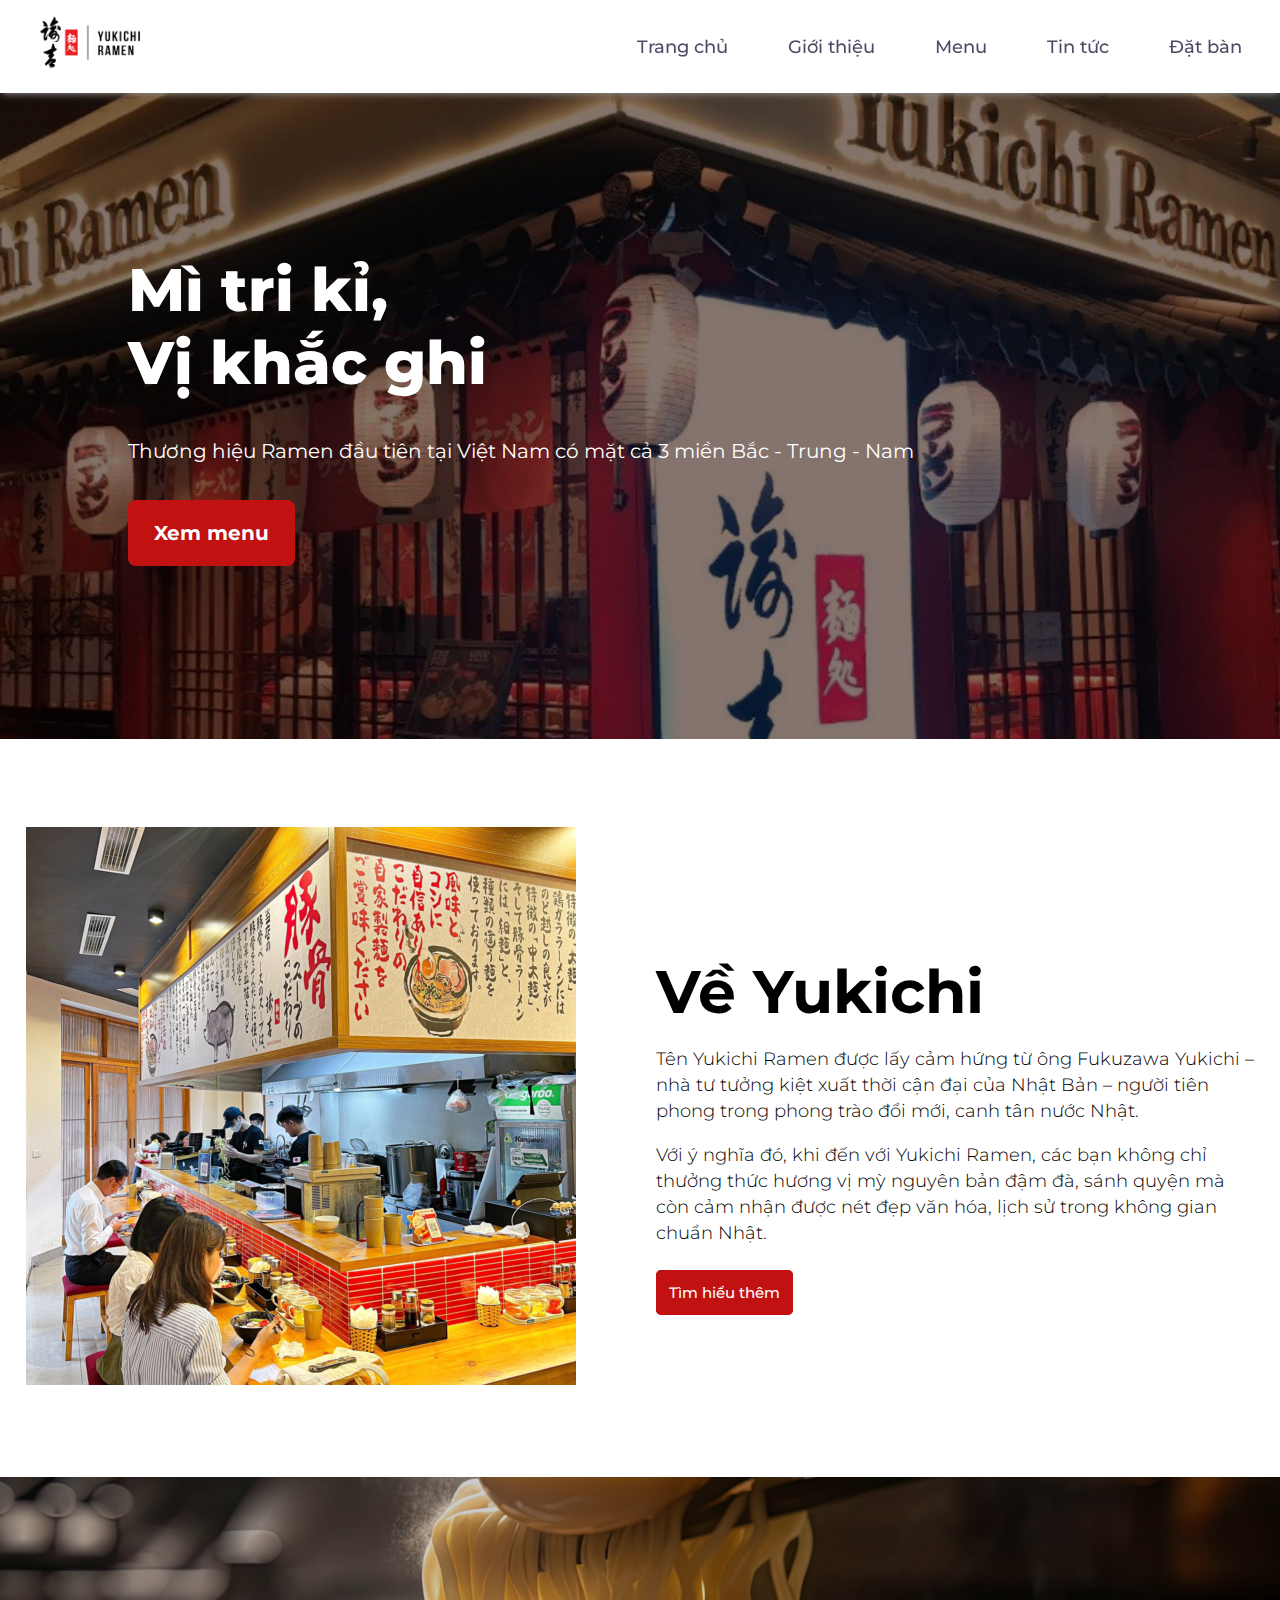
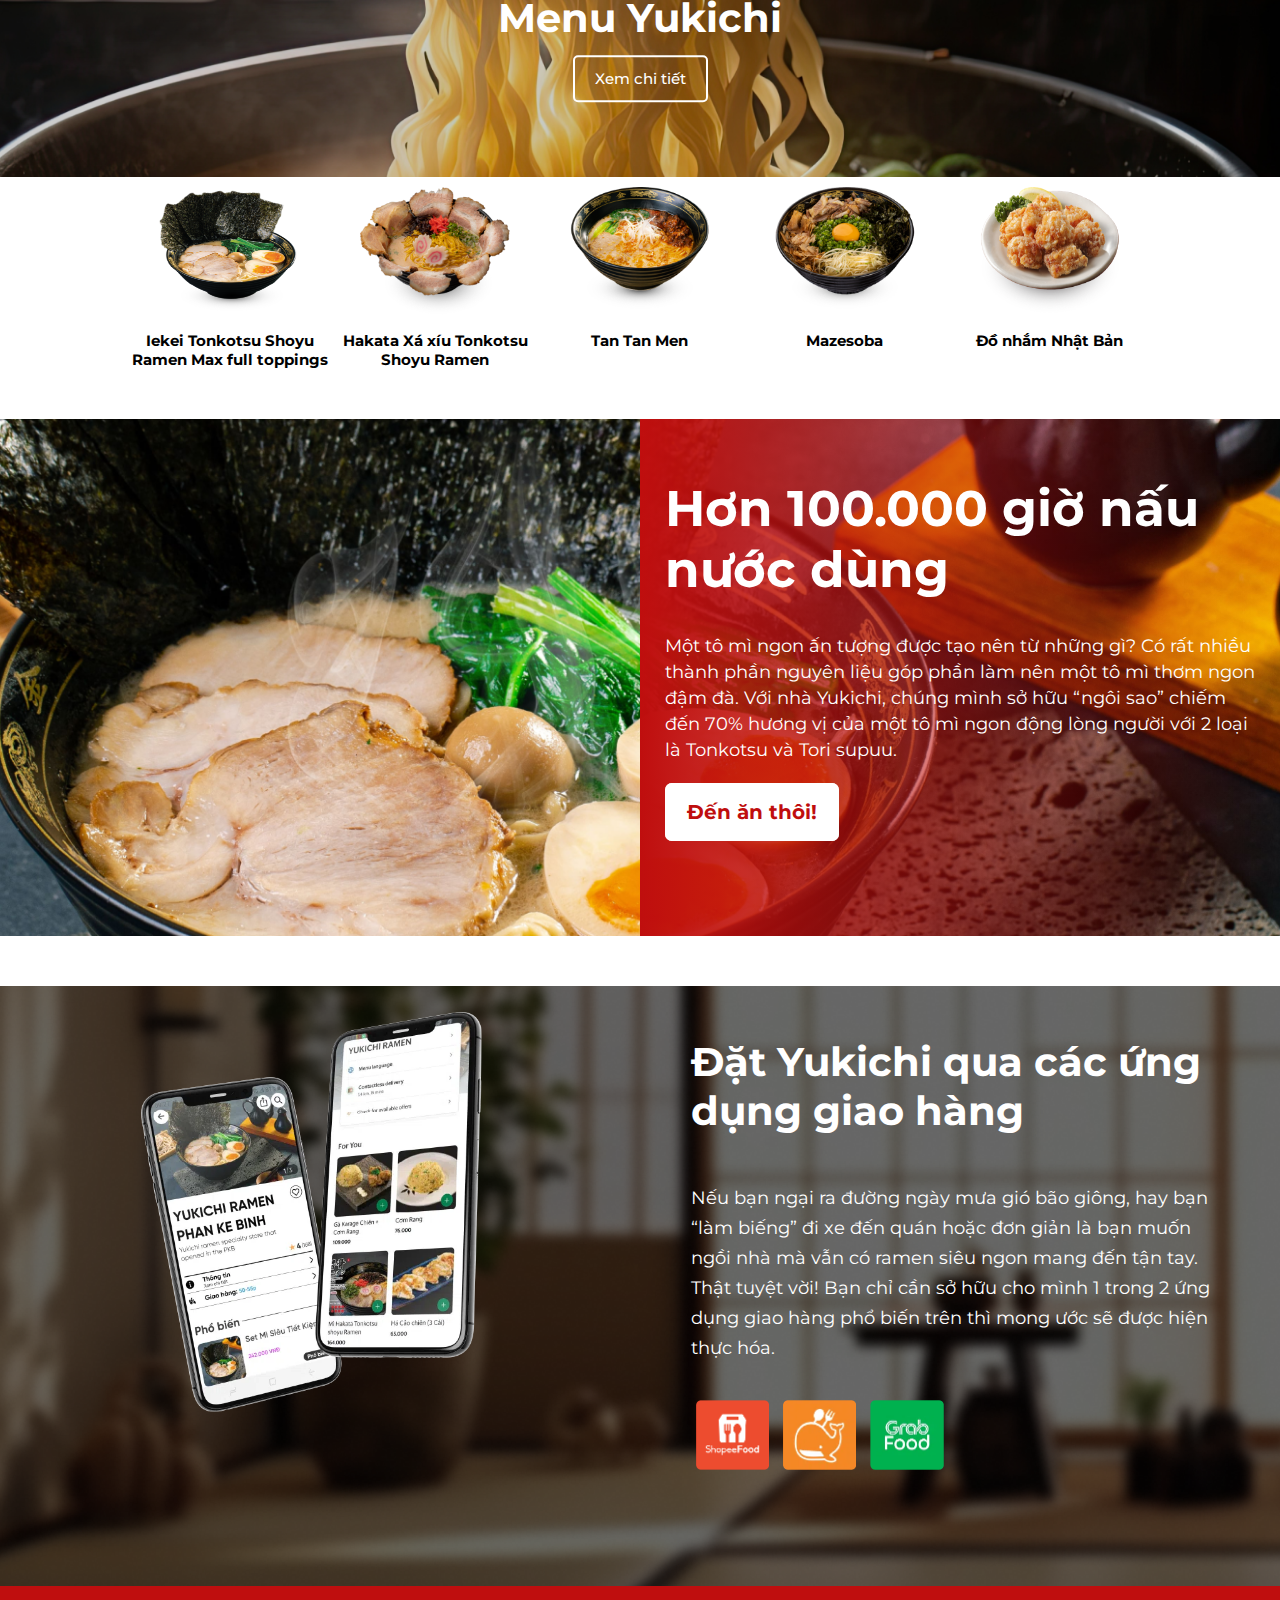
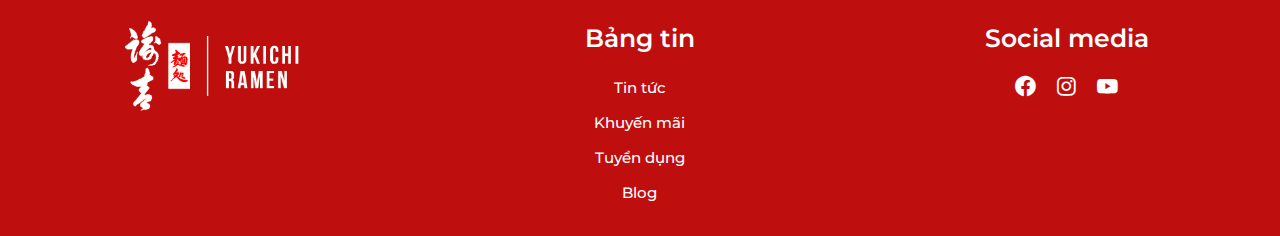
<file: index.html>
<!DOCTYPE html>
<html>

<head>
    <meta charset="UTF-8" />
    <meta http-equiv="X-UA-Compatible" content="IE=edge" />

    <link type="text/css" rel="stylesheet" href="style.css" />
    <link type="text/css" rel="stylesheet" href="res.css" />
    <!---custom css link--->

    <link rel="stylesheet" href="https://unpkg.com/boxicons@latest/css/boxicons.min.css">
    <!---boxicons link--->

    <link rel="preconnect" href="https://fonts.googleapis.com">
    <link rel="preconnect" href="https://fonts.gstatic.com" crossorigin>
    <link href="https://fonts.googleapis.com/css2?family=Montserrat:wght@100;200;300;400;500;600;700;800&display=swap"
        rel="stylesheet">
    <!---fonts link--->
    
    <meta name="viewport" content="width=device-width, initial-scale=1.0" />
    <title>Yukichi Ramen</title>
</head>

<body>
    <header>
        <a href="index.html" class="logo"><img src="img/smol logo.jpg" height="55px"></a>
        <ul class="navlist">
            <li><a href="index.html">Trang chủ</a></li>
            <li><a href="gioithieu.html">Giới thiệu</a></li>
            <li><a href="#menu-yukichi">Menu</a></li>
            <li><a href="index.html">Tin tức</a></li>
            <li><a href="datban.html">Đặt bàn</a></li>
        </ul>
        <div class="bx bx-menu" id="menu-icon"></div>
    </header>
    <br>
    <section class="preamble">
        <div class="preamble-text">
            <h1>Mì tri kỉ,
                <br>
                Vị khắc ghi
            </h1>
            <p>Thương hiệu Ramen đầu tiên tại Việt Nam có mặt cả 3 miền Bắc - Trung - Nam</p>
            <br><br>
            <span class="xem-menu"><a href="#menu-yukichi">Xem menu</a></span>
        </div>
    </section>
    <br>
    <section class="introduction">
        <div class="Ve-Yukichi-img">
            <img src="img/pic 1.jpg">
        </div>
        <div class="Ve-Yukichi-text">
            <h1>Về Yukichi</h1>
            <p>Tên Yukichi Ramen được lấy cảm hứng từ ông Fukuzawa Yukichi – nhà tư tưởng kiệt xuất
                thời cận đại của Nhật Bản – người tiên phong trong phong trào đổi mới, canh tân nước Nhật.
            </p>
            <p>Với ý nghĩa đó, khi đến với Yukichi Ramen, các bạn không chỉ thưởng thức hương vị mỳ
                nguyên bản đậm đà, sánh quyện mà còn cảm nhận được nét đẹp văn hóa, lịch sử trong không gian chuẩn Nhật.
            </p>
            <br>
            <span class="tim-hieu-them"><a href="#">Tìm hiểu thêm</a></span>
        </div>
    </section>
    <br>
    <section class="menu-yukichi-bg" id="menu-yukichi">
        <div class="menu-yukichi-bg-text">
            <h1>Menu Yukichi</h1>
            <span class="xem-chi-tiet"><a href="#menu-yukichi">Xem chi tiết</a></span>
        </div>
    </section>
    <section class="menu-yukichi">
        <div class="menu-row">
            <div class="column">
                <img src="img/Iekei.png">
                <p>Iekei Tonkotsu Shoyu Ramen Max full toppings</p>
            </div>
            <div class="column">
                <img src="img/hakata.png">
                <p>Hakata Xá xíu Tonkotsu Shoyu Ramen</p>
            </div>
            <div class="column">
                <img src="img/tantanmen.png">
                <p>Tan Tan Men</p>
            </div>
            <div class="column">
                <img src="img/maze.png">
                <p>Mazesoba</p>
            </div>
            <div class="column">
                <img src="img/do-nham.png">
                <p>Đồ nhắm Nhật Bản</p>
            </div>
        </div>
    </section>

    <section class="Yukichi-order">
        <div class="Yukichi-order-bg">
            <div class="invisible-block"></div>
            <div class="Yukichi-order-text">
                <h1>Hơn 100.000 giờ nấu nước dùng</h1>
                <p>Một tô mì ngon ấn tượng được tạo nên từ những gì? Có rất
                    nhiều thành phần nguyên liệu góp phần làm nên một tô mì
                    thơm ngon đậm đà. Với nhà Yukichi, chúng mình sở hữu
                    “ngôi sao” chiếm đến 70% hương vị của một tô mì ngon
                    động lòng người với 2 loại là Tonkotsu và Tori supuu.
                </p>
                <br>
                <span class="den-an-thoi"><a href="datban.html">Đến ăn thôi!</a></span>
            </div>
        </div>
    </section>

    <section class="delivery">
        <div class="delivery-apps">
            <div class="delivery-apps-bg">
                <div class="delivery-apps-img"><img src="img/phones.png"></div>
                <div class="delivery-apps-text">
                    <h1>Đặt Yukichi qua các ứng dụng giao hàng</h1>
                    <p>Nếu bạn ngại ra đường ngày mưa gió bão giông, hay bạn “làm biếng”
                        đi xe đến quán hoặc đơn giản là bạn muốn ngồi nhà mà vẫn có ramen
                        siêu ngon mang đến tận tay. Thật tuyệt vời! Bạn chỉ cần sở hữu cho
                        mình 1 trong 2 ứng dụng giao hàng phổ biến trên thì mong ước sẽ được hiện thực hóa.
                    </p>
                    <br>
                    <div class="apps-logo">
                        <a><img src="img/Shopee.png"></a>
                        <a><img src="img/Capichi.png"></a>
                        <a><img src="img/Grab.png"></a>
                    </div>
                </div>
            </div>
        </div>
    </section>

    <footer>
        <div class="container">
            <a href="index.html" class="white-logo"><img src="img/Logo-white.png"></a>
            <div class="bang-tin">
                <h1>Bảng tin</h1>
                <p>
                <a href="#">Tin tức</a>
                <br>
                <a href="#">Khuyến mãi</a>
                <br>
                <a href="#">Tuyển dụng</a>
                <br>
                <a href="#">Blog</a>
            </p>
            </div>
            <div class="follow">
                <h1>Social media</h1>
                <div class="follow-sm">
                    <a href="https://www.facebook.com/yukichiramen"><i class='bx bxl-facebook-circle bx-sm'
                            id="fb"></i></a>
                    <a href="#"><i class='bx bxl-instagram bx-sm' id="insta"></i></a>
                    <a href="#"><i class= 'bx bxl-youtube bx-sm' id="yt"></i></a>

                </div>
            </div>
        </div>
    </footer>

    <script src="script.js"></script>
</body>

</html>
</file>
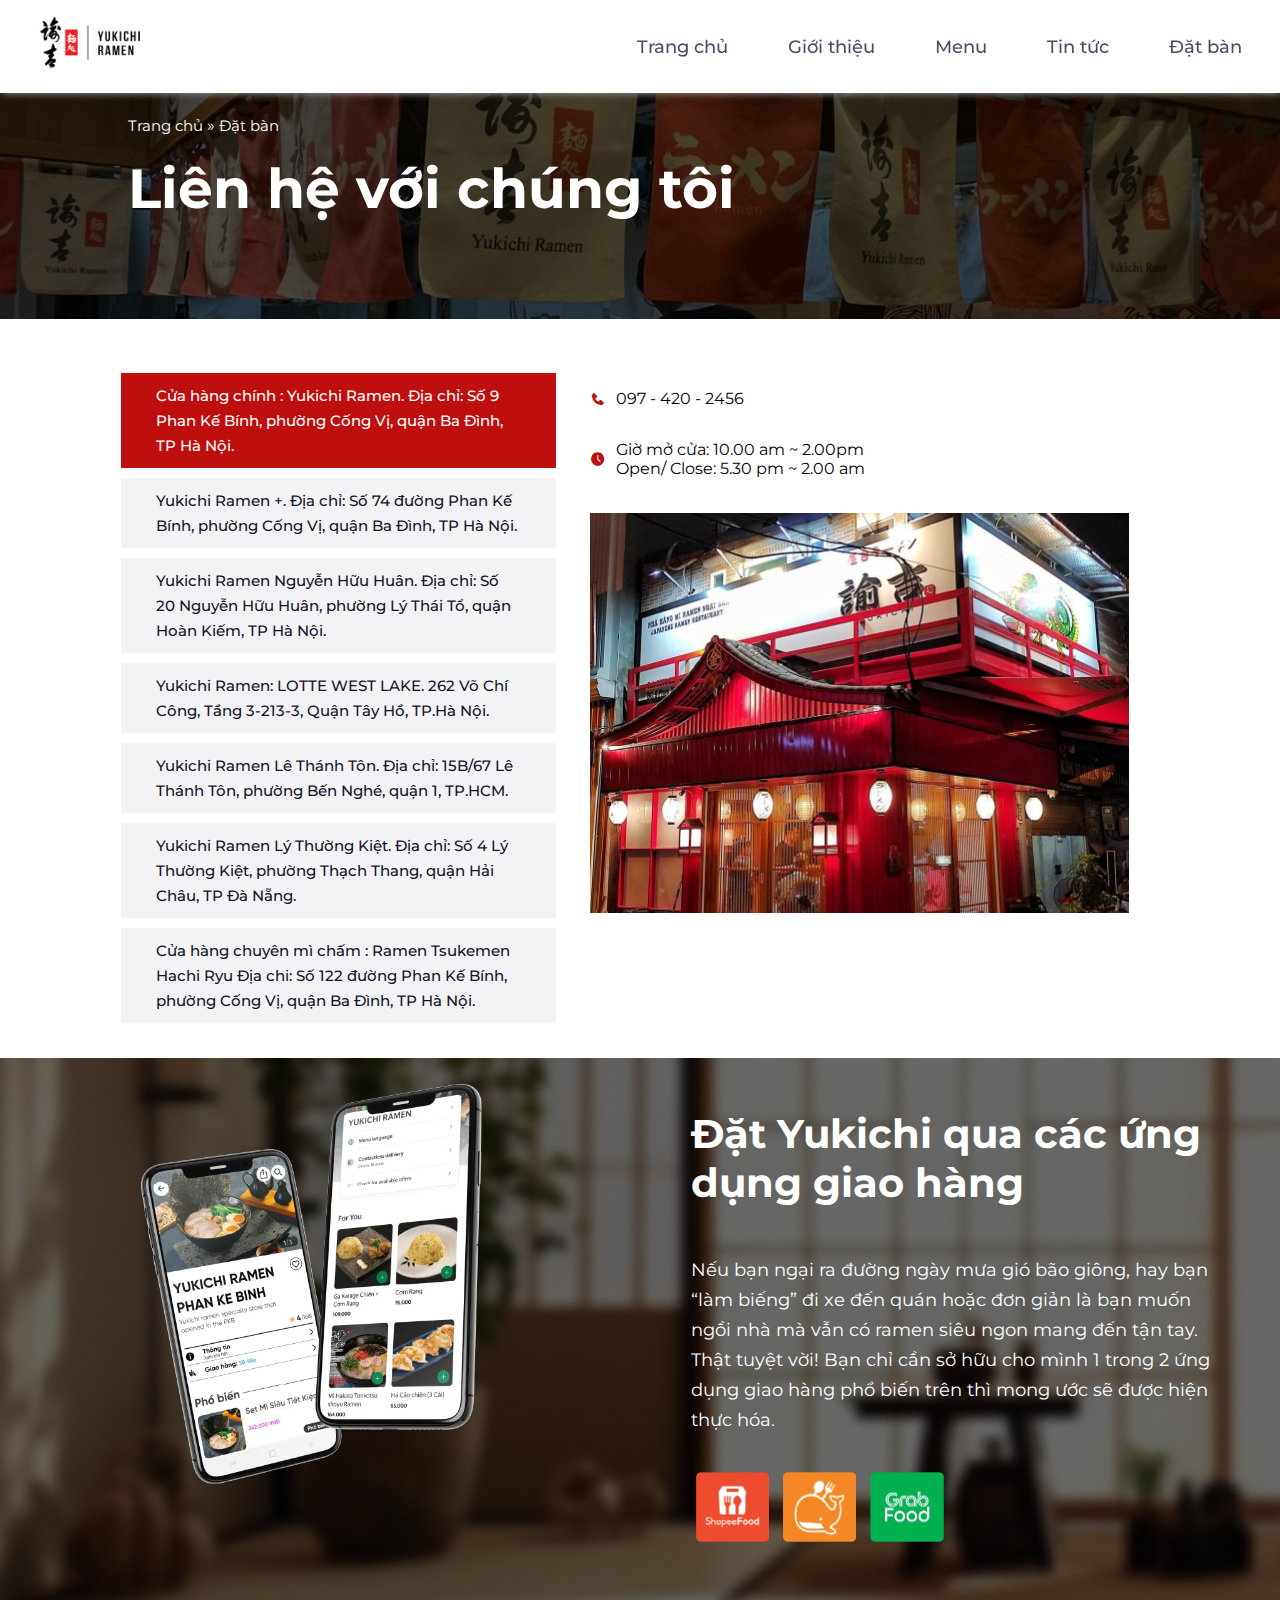
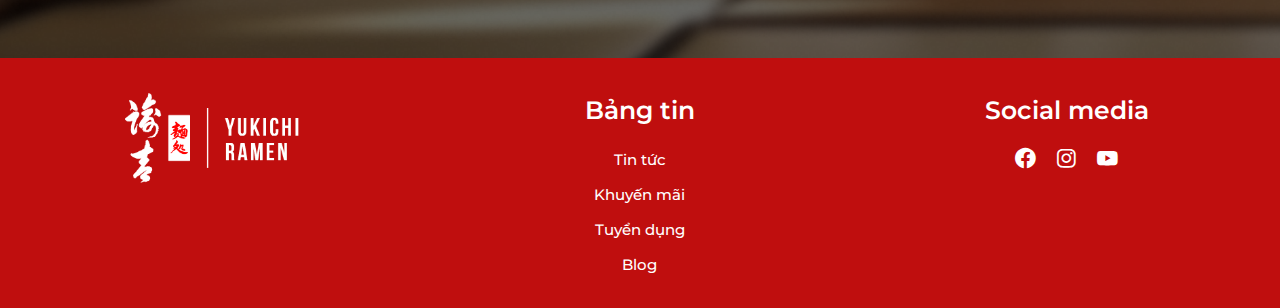
<file: datban.html>
<!DOCTYPE html>
<html>

<head>
    <meta charset="UTF-8" />
    <meta http-equiv="X-UA-Compatible" content="IE=edge" />

    <link type="text/css" rel="stylesheet" href="style.css" />
    <link type="text/css" rel="stylesheet" href="res.css" />
    <link type="text/css" rel="stylesheet" href="vta.css" />
    <!---custom css link--->

    <link rel="stylesheet" href="https://unpkg.com/boxicons@latest/css/boxicons.min.css">
    <!---boxicons link--->

    <link rel="preconnect" href="https://fonts.googleapis.com">
    <link rel="preconnect" href="https://fonts.gstatic.com" crossorigin>
    <link href="https://fonts.googleapis.com/css2?family=Montserrat:wght@100;200;300;400;500;600;700;800&display=swap"
        rel="stylesheet">
    <!---fonts link--->

    <meta name="viewport" content="width=device-width, initial-scale=1.0" />
    <title>Đặt bàn - Yukichi Ramen</title>
</head>

<body>
    <header>
        <a href="index.html" class="logo"><img src="img/smol logo.jpg" height="55px"></a>
        <ul class="navlist">
            <li><a href="index.html">Trang chủ</a></li>
            <li><a href="gioithieu.html">Giới thiệu</a></li>
            <li><a href="index.html#menu-yukichi">Menu</a></li>
            <li><a href="index.html">Tin tức</a></li>
            <li><a href="datban.html">Đặt bàn</a></li>
        </ul>
        <div class="bx bx-menu" id="menu-icon"></div>
    </header>
    <br>
    <section class="header-bg">
        <div class="header-bg-text">
            <a href="index.html">Trang chủ</a> » <a href="datban.html">Đặt bàn</a>
            <h1>Liên hệ với chúng tôi</h1>
        </div>
    </section>
    <br>

    <section class="Vertical-tabs-and-Accordion">
        <div class="tabs_wrapper">
            <ul class="tabs">
                <li class="active" rel="tab1">Cửa hàng chính : Yukichi Ramen. Địa chỉ: Số 9 Phan Kế Bính, phường Cống
                    Vị, quận Ba Đình, TP Hà Nội.</li>

                <li rel="tab2">Yukichi Ramen +. Địa chỉ: Số 74 đường Phan Kế Bính, phường Cống Vị, quận Ba Đình, TP Hà
                    Nội.</li>

                <li rel="tab3">Yukichi Ramen Nguyễn Hữu Huân. Địa chỉ: Số 20 Nguyễn Hữu Huân, phường Lý Thái Tổ, quận
                    Hoàn Kiếm, TP Hà Nội.</li>

                <li rel="tab4">Yukichi Ramen: LOTTE WEST LAKE. 262 Võ Chí Công, Tầng 3-213-3, Quận Tây Hồ, TP.Hà Nội.
                </li>

                <li rel="tab5">Yukichi Ramen Lê Thánh Tôn. Địa chỉ: 15B/67 Lê Thánh Tôn, phường Bến Nghé, quận 1,
                    TP.HCM.</li>

                <li rel="tab6">Yukichi Ramen Lý Thường Kiệt. Địa chỉ: Số 4 Lý Thường Kiệt, phường Thạch Thang, quận Hải
                    Châu, TP Đà Nẵng.</li>

                <li rel="tab7">Cửa hàng chuyên mì chấm : Ramen Tsukemen Hachi Ryu Địa chi: Số 122 đường Phan Kế Bính,
                    phường Cống Vị, quận Ba Đình, TP Hà Nội.</li>
            </ul>
            <div class="tab_container">
                <h4 class="d_active tab_drawer_heading" rel="tab1">Cửa hàng chính : Yukichi Ramen. Địa chỉ: Số 9 Phan Kế
                    Bính, phường Cống
                    Vị, quận Ba Đình, TP Hà Nội.</h4>
                <div id="tab1" class="tab_content">
                    <div class="phone">
                        <i class='bx bxs-phone'></i>
                        <p>097 - 420 - 2456</p>
                    </div>
                    <div class="time">
                        <i class='bx bxs-time-five'></i>
                        <p>Giờ mở cửa: 10.00 am ~ 2.00pm<br>Open/ Close: 5.30 pm ~ 2.00 am </p>
                    </div>
                    <br>
                    <img src="img/datban1.jpg">
                </div>
                <!-- #tab1 -->

                <h4 class="tab_drawer_heading" rel="tab2">Yukichi Ramen +. Địa chỉ: Số 74 đường Phan Kế Bính, phường
                    Cống Vị, quận Ba Đình, TP Hà Nội.</h4>
                <div id="tab2" class="tab_content">
                    <div class="phone">
                        <i class='bx bxs-phone'></i>
                        <p>024 - 6682 - 8358</p>
                    </div>
                    <div class="time">
                        <i class='bx bxs-time-five'></i>
                        <p>Giờ mở cửa: 10.00 am ~ 2.00pm<br>Open/ Close: 5.30 pm ~ 2.00 am </p>
                    </div>
                    <br>
                    <img src="img/datban2.jpg">
                </div>
                <!-- #tab2 -->

                <h4 class="tab_drawer_heading" rel="tab3">Yukichi Ramen Nguyễn Hữu Huân. Địa chỉ: Số 20 Nguyễn Hữu Huân, phường Lý Thái Tổ, quận
                    Hoàn Kiếm, TP Hà Nội.</h4>
                <div id="tab3" class="tab_content">
                    <div class="phone">
                        <i class='bx bxs-phone'></i>
                        <p>094 - 118 - 6999</p>
                    </div>
                    <div class="time">
                        <i class='bx bxs-time-five'></i>
                        <p>Giờ mở cửa: 10.00 am ~ 2.00pm<br>Open/ Close: 5.30 pm ~ 2.00 am </p>
                    </div>
                    <br>
                    <img src="img/datban3.jpg">
                </div>
                <!-- #tab3 -->

                <h4 class="tab_drawer_heading" rel="tab4">Yukichi Ramen: LOTTE WEST LAKE. 262 Võ Chí Công, Tầng 3-213-3, Quận Tây Hồ, TP.Hà Nội.</h4>
                <div id="tab4" class="tab_content">
                    <div class="phone">
                        <i class='bx bxs-phone'></i>
                        <p>094 - 118 - 6999</p>
                    </div>
                    <div class="time">
                        <i class='bx bxs-time-five'></i>
                        <p>Giờ mở cửa: 10.00 am ~ 22.00pm </p>
                    </div>
                    <br>
                    <img src="img/datban4.jpg">
                </div>
                <!-- #tab4 -->

                <h4 class="tab_drawer_heading" rel="tab5">Yukichi Ramen Lê Thánh Tôn. Địa chỉ: 15B/67 Lê Thánh Tôn, phường Bến Nghé, quận 1,
                    TP.HCM.</h4>
                <div id="tab5" class="tab_content">
                    <div class="phone">
                        <i class='bx bxs-phone'></i>
                        <p>098 - 962 - 8358</p>
                    </div>
                    <div class="time">
                        <i class='bx bxs-time-five'></i>
                        <p>Giờ mở cửa: 10.00 am ~ 22.00pm </p>
                    </div>
                    <br>
                    <img src="img/datban5.jpg">
                </div>
                <!-- #tab5 -->

                <h4 class="tab_drawer_heading" rel="tab6">Yukichi Ramen Lý Thường Kiệt. Địa chỉ: Số 4 Lý Thường Kiệt, phường Thạch Thang, quận Hải
                    Châu, TP Đà Nẵng.</h4>
                <div id="tab6" class="tab_content">
                    <div class="phone">
                        <i class='bx bxs-phone'></i>
                        <p>0919 - 820 - 414</p>
                    </div>
                    <div class="time">
                        <i class='bx bxs-time-five'></i>
                        <p>Giờ mở cửa: 10.00 am ~ 22.00pm </p>
                    </div>
                    <br>
                    <img src="img/datban6.jpg">
                </div>
                <!-- #tab6 -->

                <h4 class="tab_drawer_heading" rel="tab7">Cửa hàng chuyên mì chấm : Ramen Tsukemen Hachi Ryu Địa chi: Số 122 đường Phan Kế Bính,
                    phường Cống Vị, quận Ba Đình, TP Hà Nội.</h4>
                <div id="tab7" class="tab_content">
                    <div class="phone">
                        <i class='bx bxs-phone'></i>
                        <p>0344 - 749 - 698</p>
                    </div>
                    <div class="time">
                        <i class='bx bxs-time-five'></i>
                        <p>Giờ mở cửa: 12.00 am ~ 2.00pm<br>Open/ Close: 5.30 pm ~ 12.00 pm </p>
                    </div>
                    <br>
                    <img src="img/datban7.jpg">
                </div>
                <!-- #tab7 -->
            </div>
            <!-- .tab_container -->
        </div>
    </section>

    <section class="delivery">
        <div class="delivery-apps">
            <div class="delivery-apps-bg">
                <div class="delivery-apps-img"><img src="img/phones.png"></div>
                <div class="delivery-apps-text">
                    <h1>Đặt Yukichi qua các ứng dụng giao hàng</h1>
                    <p>Nếu bạn ngại ra đường ngày mưa gió bão giông, hay bạn “làm biếng”
                        đi xe đến quán hoặc đơn giản là bạn muốn ngồi nhà mà vẫn có ramen
                        siêu ngon mang đến tận tay. Thật tuyệt vời! Bạn chỉ cần sở hữu cho
                        mình 1 trong 2 ứng dụng giao hàng phổ biến trên thì mong ước sẽ được hiện thực hóa.
                    </p>
                    <br>
                    <div class="apps-logo">
                        <a><img src="img/Shopee.png"></a>
                        <a><img src="img/Capichi.png"></a>
                        <a><img src="img/Grab.png"></a>
                    </div>
                </div>
            </div>
        </div>
    </section>

    <footer>
        <div class="container">
            <a href="index.html" class="white-logo"><img src="img/Logo-white.png"></a>
            <div class="bang-tin">
                <h1>Bảng tin</h1>
                <p>
                    <a href="#">Tin tức</a>
                    <br>
                    <a href="#">Khuyến mãi</a>
                    <br>
                    <a href="#">Tuyển dụng</a>
                    <br>
                    <a href="#">Blog</a>
                </p>
            </div>
            <div class="follow">
                <h1>Social media</h1>
                <div class="follow-sm">
                    <a href="https://www.facebook.com/yukichiramen"><i class='bx bxl-facebook-circle bx-sm'
                            id="fb"></i></a>
                    <a href="#"><i class='bx bxl-instagram bx-sm' id="insta"></i></a>
                    <a href="#"><i class='bx bxl-youtube bx-sm' id="yt"></i></a>

                </div>
            </div>
        </div>
    </footer>

    <script src="https://code.jquery.com/jquery-3.6.0.min.js"></script> <!-- Include jQuery -->
    <script src="script.js"></script>

</body>
</html>
</file>
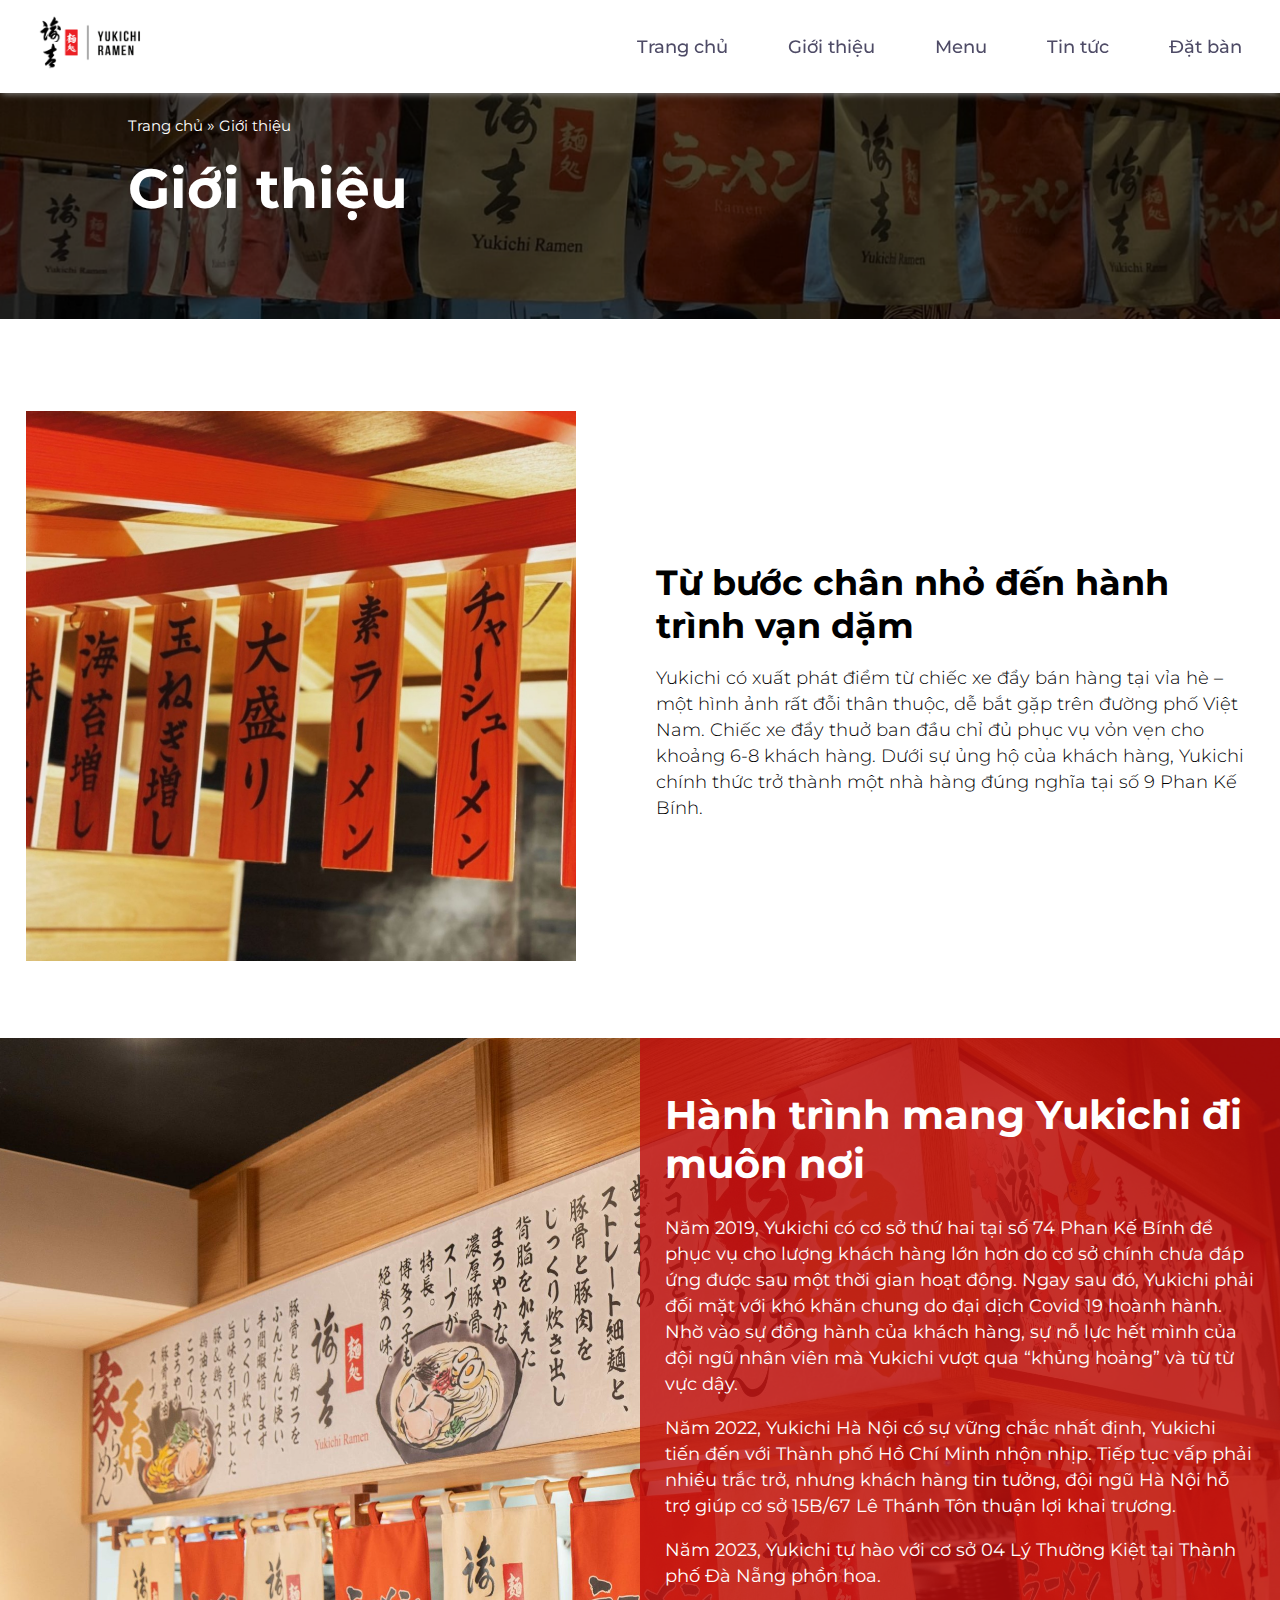
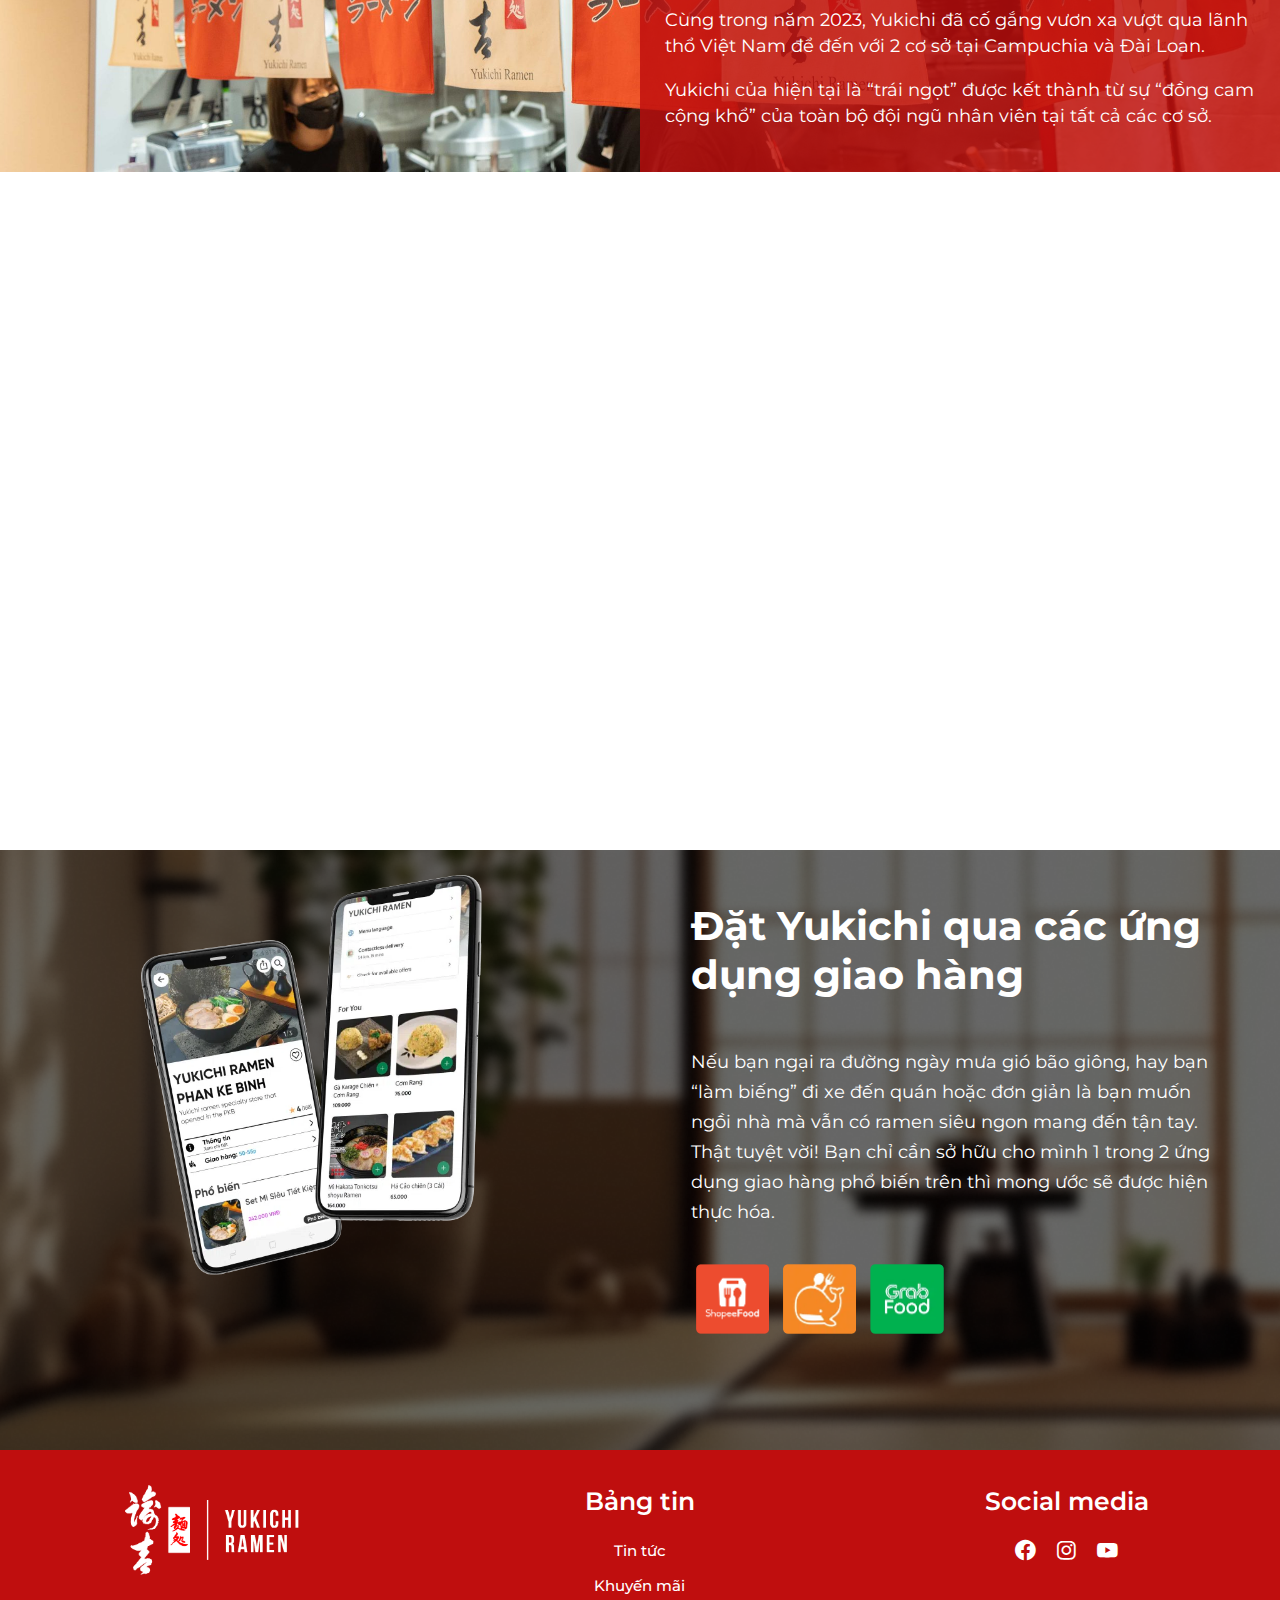
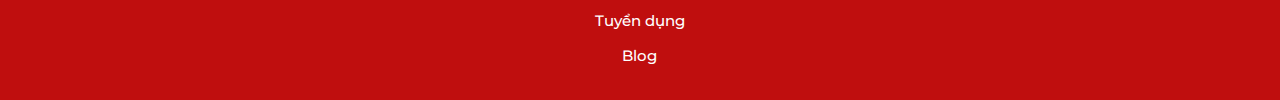
<file: gioithieu.html>
<!DOCTYPE html>
<html>

<head>
    <meta charset="UTF-8" />
    <meta http-equiv="X-UA-Compatible" content="IE=edge" />

    <link type="text/css" rel="stylesheet" href="style.css" />
    <link type="text/css" rel="stylesheet" href="res.css" />
    <!---custom css link--->

    <link rel="stylesheet" href="https://unpkg.com/boxicons@latest/css/boxicons.min.css">
    <!---boxicons link--->

    <link rel="preconnect" href="https://fonts.googleapis.com">
    <link rel="preconnect" href="https://fonts.gstatic.com" crossorigin>
    <link href="https://fonts.googleapis.com/css2?family=Montserrat:wght@100;200;300;400;500;600;700;800&display=swap"
        rel="stylesheet">
    <!---fonts link--->
    
    <meta name="viewport" content="width=device-width, initial-scale=1.0" />
    <title>Giới thiệu - Yukichi Ramen</title>
</head>

<body>
    <header>
        <a href="index.html" class="logo"><img src="img/smol logo.jpg" height="55px"></a>
        <ul class="navlist">
            <li><a href="index.html">Trang chủ</a></li>
            <li><a href="gioithieu.html">Giới thiệu</a></li>
            <li><a href="index.html#menu-yukichi">Menu</a></li>
            <li><a href="index.html">Tin tức</a></li>
            <li><a href="datban.html">Đặt bàn</a></li>
        </ul>
        <div class="bx bx-menu" id="menu-icon"></div>
    </header>
    <br>
    <section class="header-bg">
        <div class="header-bg-text">
            <a href="index.html">Trang chủ</a> » <a href="gioithieu.html">Giới thiệu</a>
            <h1>Giới thiệu</h1>
        </div>
    </section>
    <br>

    <section class="introduction">
        <div class="intro-part-1">
            <img src="img/intro img.jpg">
        </div>
        <div class="intro-text">
            <h1>Từ bước chân nhỏ đến hành trình vạn dặm</h1>
            <p>Yukichi có xuất phát điểm từ chiếc xe đẩy bán hàng tại vỉa hè – một
                hình ảnh rất đỗi thân thuộc, dễ bắt gặp trên đường phố Việt Nam.
                Chiếc xe đẩy thuở ban đầu chỉ đủ phục vụ vỏn vẹn cho khoảng 6-8
                khách hàng. Dưới sự ủng hộ của khách hàng, Yukichi chính thức
                trở thành một nhà hàng đúng nghĩa tại số 9 Phan Kế Bính.
            </p>
        </div>
    </section>

    <section class="intro-part-2">
        <div class="intro-part-2-bg">
            <div class="invisible-block-2"></div>
            <div class="intro-part-2-text">
                <h1>Hành trình mang Yukichi đi muôn nơi</h1>
                <p>Năm 2019, Yukichi có cơ sở thứ hai tại số 74 Phan Kế Bính để
                    phục vụ cho lượng khách hàng lớn hơn do cơ sở chính chưa đáp
                    ứng được sau một thời gian hoạt động. Ngay sau đó, Yukichi
                    phải đối mặt với khó khăn chung do đại dịch Covid 19 hoành
                    hành. Nhờ vào sự đồng hành của khách hàng, sự nỗ lực hết mình
                    của đội ngũ nhân viên mà Yukichi vượt qua “khủng hoảng” và từ
                    từ vực dậy.
                </p>
                <p>Năm 2022, Yukichi Hà Nội có sự vững chắc nhất định, Yukichi
                    tiến đến với Thành phố Hồ Chí Minh nhộn nhịp. Tiếp tục vấp
                    phải nhiều trắc trở, nhưng khách hàng tin tưởng, đội ngũ
                    Hà Nội hỗ trợ giúp cơ sở 15B/67 Lê Thánh Tôn thuận lợi khai trương.
                </p>
                <p>Năm 2023, Yukichi tự hào với cơ sở 04 Lý Thường Kiệt tại Thành
                    phố Đà Nẵng phồn hoa.
                </p>
                <p>Cùng trong năm 2023, Yukichi đã cố gắng vươn xa vượt qua lãnh
                    thổ Việt Nam để đến với 2 cơ sở tại Campuchia và Đài Loan.
                </p>
                <p>Yukichi của hiện tại là “trái ngọt” được kết thành từ sự “đồng
                    cam cộng khổ” của toàn bộ đội ngũ nhân viên tại tất cả các cơ sở.
                </p>
            </div>
        </div>
    </section>
    <br>
    <section class="intro-vid">
        <iframe src="https://www.youtube.com/embed/v8qYyFZxf_c?si=WJDZa55jkzEuOD9U"
            title="YouTube video player" frameborder="0"
            allow="accelerometer; autoplay; clipboard-write; encrypted-media; gyroscope; picture-in-picture; web-share"
            allowfullscreen></iframe>
    </section>
    <br>
    <section class="delivery">
        <div class="delivery-apps">
            <div class="delivery-apps-bg">
                <div class="delivery-apps-img"><img src="img/phones.png"></div>
                <div class="delivery-apps-text">
                    <h1>Đặt Yukichi qua các ứng dụng giao hàng</h1>
                    <p>Nếu bạn ngại ra đường ngày mưa gió bão giông, hay bạn “làm biếng”
                        đi xe đến quán hoặc đơn giản là bạn muốn ngồi nhà mà vẫn có ramen
                        siêu ngon mang đến tận tay. Thật tuyệt vời! Bạn chỉ cần sở hữu cho
                        mình 1 trong 2 ứng dụng giao hàng phổ biến trên thì mong ước sẽ được hiện thực hóa.
                    </p>
                    <br>
                    <div class="apps-logo">
                        <a><img src="img/Shopee.png"></a>
                        <a><img src="img/Capichi.png"></a>
                        <a><img src="img/Grab.png"></a>
                    </div>
                </div>
            </div>
        </div>
    </section>
    <footer>
        <div class="container">
            <a href="index.html" class="white-logo"><img src="img/Logo-white.png"></a>
            <div class="bang-tin">
                <h1>Bảng tin</h1>
                <p>
                    <a href="#">Tin tức</a>
                    <br>
                    <a href="#">Khuyến mãi</a>
                    <br>
                    <a href="#">Tuyển dụng</a>
                    <br>
                    <a href="#">Blog</a>
                </p>
            </div>
            <div class="follow">
                <h1>Social media</h1>
                <div class="follow-sm">
                    <a href="https://www.facebook.com/yukichiramen"><i class='bx bxl-facebook-circle bx-sm'
                            id="fb"></i></a>
                    <a href="#"><i class='bx bxl-instagram bx-sm' id="insta"></i></a>
                    <a href="#"><i class='bx bxl-youtube bx-sm' id="yt"></i></a>

                </div>
            </div>
        </div>
    </footer>

    <script src="script.js"></script>
</body>

</html>
</file>
<file: style.css>
body {
    padding: 0;
    margin: 0;
    font-family: 'Montserrat', sans-serif;
    list-style: none;
}

* {
    box-sizing: border-box;
}

/* header */
header {
    position: fixed;
    right: 0;
    left: 0;
    z-index: 1000;
    align-items: center;
    display: flex;
    justify-content: space-between;
    padding: 5px 9%;
    background: white;
    box-shadow: 0px 3px 7px -2px rgba(137, 137, 137, 1);
}

.logo {
    font-size: 30px;
    font-weight: 700;
}

.navlist {
    display: flex;
}

ul li {
    list-style: none;
}

.navlist a {
    font-size: 18px;
    text-decoration: none;
    color: rgb(78, 75, 102);
    margin-left: 60px;
    font-weight: 500;
    transition: all .4s ease;
}

.navlist a:hover {
    color: rgb(191, 14, 14);
}

#menu-icon {
    color: rgb(78, 75, 102);
    font-size: 30px;
    z-index: 10001;
    border: 1px solid rgb(240, 235, 235);
    background-color: rgb(240, 235, 235);
    border-radius: 4px;
    cursor: pointer;
    display: none;
}

/* s1 - preamble */
.preamble {
    height: 100%;
    min-height: 720px;
    background-image: url(img/intro\ bg.jpg);
    background-size: cover;
    background-position: center;
    position: relative;
    display: grid;
    align-items: center;
}

.preamble-text {
    color: white;
    padding: 0 10%;
}

.preamble-text h1 {
    font-size: 60px;
    font-weight: 800;
}

.preamble-text p {
    font-size: 20px;
    font-weight: 400;
}

.preamble-text a {
    color: white;
    text-decoration: none;
}

.xem-menu {
    font-weight: 700;
    font-size: 20px;
    border: 1px solid rgb(193, 17, 17);
    border-radius: 8px;
    padding: 20px 25px;
    background-color: rgb(193, 17, 17);
}

.xem-menu:hover,
.tim-hieu-them:hover {
    cursor: pointer;
    background-color: #d9534f;
    transition: all .4s ease;
}

/* s2 - introduction */
.introduction {
    height: 100%;
    min-height: 700px;
    position: relative;
    display: grid;
    grid-template-columns: repeat(2, 1fr);
    padding: 0 10%;
    align-items: center;
    gap: 5rem;
}

.Ve-Yukichi-text h1,
.intro-text h1 {
    color: black;
    font-weight: 700;
    margin-bottom: 10px;
}

.Ve-Yukichi-text h1 {
    font-size: 60px;
}

.Ve-Yukichi-text p,
.intro-text p {
    color: black;
    font-size: 18px;
    font-weight: 300;
    line-height: 26px;
}

.tim-hieu-them a {
    text-decoration: none;
    color: white;
}

.tim-hieu-them {
    font-size: 15px;
    font-weight: 500;
    border: 1px solid rgb(193, 17, 17);
    border-radius: 5px;
    padding: 12px;
    background-color: rgb(193, 17, 17);
}

/* s3 - menu */
.menu-yukichi-bg {
    width: 100%;
    min-height: 300px;
    background-image: url(img/Menu-yukichi.png);
    background-position: center center;
    background-repeat: no-repeat;
    background-size: cover;
    position: relative;
    align-items: center;
}

.menu-yukichi-bg-text {
    color: white;
    position: absolute;
    top: 50%;
    left: 50%;
    transform: translate(-50%, -50%);
    text-align: center;
}

.menu-yukichi-bg-text h1 {
    font-size: 40px;
    font-weight: 700;
}

.xem-chi-tiet a {
    color: white;
    text-decoration: none;
    font-size: 15px;
    font-weight: 500;
    border: 2px solid white;
    border-radius: 5px;
    padding: 12px 20px;
    background-color: transparent;
}

.xem-chi-tiet a:hover {
    color: rgb(191, 14, 14);
    cursor: pointer;
    background-color: white;
    transition: all .4s ease;
}


.column {
    float: left;
    width: 20%;
    text-align: center;
}

.column img {
    padding: 10px 0;
    height: 200px;
    width: 220px;
}

.column p {
    color: black;
    font-size: 20px;
    font-weight: 700;
    padding-top: 0;
}

.menu-row {
    padding: 0 10%;
    position: relative;
    text-align: center;
    overflow: auto;

}

.menu-row:after {
    content: "";
    display: table;
    clear: both;
}

/* s4 - order */
.Yukichi-order {
    padding: 50px 0;
}

.Yukichi-order-bg {
    height: 100%;
    min-height: 517px;
    background-image: url(img/Ramen-zoom.png);
    background-repeat: no-repeat;
    background-position: center;
    background-size: cover;
    position: relative;
    align-items: center;
    overflow: auto;
}

.Yukichi-order-text {
    background-image: linear-gradient(to right, rgb(191, 14, 14), transparent);
    overflow: auto;
}

.Yukichi-order-text h1,
p,
.intro-part-2-text h1,
p {
    color: white;
}

.Yukichi-order-text h1 {
    font-size: 50px;
    font-weight: 700;
}

.Yukichi-order-text p,
.intro-part-2-text p {
    font-size: 18px;
    font-weight: 400;
    line-height: 26px;
}

.den-an-thoi a {
    color: rgb(191, 14, 14);
    text-decoration: none;
    font-size: 20px;
    font-weight: 700;
    border: 2px solid white;
    border-radius: 7px;
    padding: 15px;
    padding-left: 20px;
    padding-right: 20px;
    background-color: white;
}

.den-an-thoi a:hover {
    background-color: rgb(235, 235, 235);
    cursor: pointer;
    transition: all .4s ease;
}

.invisible-block,
.invisible-block-2 {
    height: 600px;
}

.invisible-block,
.invisible-block-2,
.Yukichi-order-text {
    float: left;
    width: 50%;
    padding: 25px;
    height: 517px;
}

.Yukichi-order-bg:after {
    content: "";
    display: table;
    clear: both;
}

/* s5 - delivery */
.delivery-apps-bg {
    min-height: 600px;
    background-image: url(img/apps-bg.png);
    background-repeat: no-repeat;
    background-size: cover;
    overflow: auto;
}

.delivery-apps-text h1,
.delivery-apps-text p,
.bang-tin h1,
.bang-tin a,
.follow h1,
.follow a {
    color: white;
    text-decoration: none;
}

.delivery-apps-img img {
    height: 400px;
    padding: 0 15%;
}

.delivery-apps-text h1 {
    font-size: 40px;
    font-weight: 700;
    margin: 0;
    padding-bottom: 30px;
}

.delivery-apps-text p {
    font-size: 18px;
    font-weight: 400;
    line-height: 30px;
}

.apps-logo img {
    height: 70px;
    padding: 0 5px;
}

.delivery-apps-img,
.delivery-apps-text {
    float: left;
    width: 50%;
}

.delivery-apps-img {
    padding: 2% 5%;
}

.delivery-apps-text {
    padding: 4%;
}

.delivery-apps-bg:after {
    content: "";
    display: table;
    clear: both;
}

/* footer */
.container {
    background-color: rgb(191, 14, 14);
    overflow: auto;
    text-align: center;
}

.bang-tin h1,
.follow h1 {
    font-size: 25px;
    font-weight: 600;

}

.bang-tin p {
    line-height: 35px;
    font-size: 15px;
    font-weight: 500;
}

.white-logo img {
    height: 90px;
    margin-top: 5%;
}

.follow-sm {
    display: block;
    margin-left: auto;
    margin-right: auto;
}

.follow-sm i {
    padding: 2%;
    text-align: center;
}

.white-logo,
.bang-tin,
.follow {
    float: left;
    width: 33.33%;
    padding: 20px 5%;
    height: 250px;
    text-align: center;
}

footer:after {
    content: "";
    display: table;
    clear: both;
}

/* gioithieu.html */
/* header bg */
.header-bg {
    height: 100%;
    min-height: 300px;
    background-image: url(img/Gioi\ thieu\ header\ bg.png);
    background-size: cover;
    background-position: center;
    position: relative;
    display: grid;
    align-items: center;
}

.header-bg-text {
    color: white;
    padding: 0 10%;
}

.header-bg-text h1 {
    font-size: 55px;
    font-weight: 700;
    margin: 0;
    padding-top: 20px;
}

.header-bg-text a {
    font-size: 15px;
    font-weight: 400;
    color: white;
    text-decoration: none;
}

/* intro */
.intro-part-1 img {
    height: 550px;
}

.intro-text h1 {
    font-size: 35px;
}

.intro-part-2-bg {
    height: 100%;
    min-height: 550px;
    background-image: url(img/intro\ img\ 2.jpg);
    background-repeat: no-repeat;
    background-position: center;
    background-size: cover;
    position: relative;
    align-items: center;
    overflow: auto;
}

.intro-part-2-text {
    background-color: rgba(191, 14, 14, 0.81);
    overflow: auto;
}

.intro-part-2-text h1 {
    font-size: 40px;
    font-weight: 700;
}

.invisible-block,
.intro-part-2-text {
    float: left;
    width: 50%;
    padding: 25px;
    height: fit-content;
}

.intro-vid iframe {
    display: block;
    height: 50vw;
    width: 95vw;
    margin-left: auto;
    margin-right: auto;
}
</file>
<file: res.css>
@media screen and (max-width: 1700px) {
    .intro-vid iframe {
        padding: 50px 200px;
    }
}

@media screen and (max-width: 1290px) {
    header {
        padding: 15px 3%;
        transition: .2s;
    }

    .introduction {
        padding: 15px 2%;
        gap: 2rem;
        transition: .2s;
    }

    .menu-row img {
        max-height: 150px;
        max-width: 150px;
    }

    .menu-row p {
        font-size: 15px;
        margin: 0;
    }

    .delivery-apps-bg {
        max-height: 550px;
        height: 100%;
    }

    .intro-vid iframe {
        padding: 50px 100px;
    }
}

@media (max-width: 1025px) {
    #menu-icon {
        display: block;
    }

    .navlist {
        position: absolute;
        top: 90%;
        right: 0%;
        height: 0;
        width: 100%;
        background: white;
        background-size: cover;
        display: flex;
        flex-direction: column;
        margin: 0;
        padding: 0;
        transition: all .55s ease;
        overflow: auto;
    }

    .navlist a {
        font-size: 15px;
        display: block;
        padding: 10px 25px;
        margin-left: 0;
        top: 0%;
    }

    .navlist a:hover {
        color: white;
        background-color: rgb(191, 14, 14);
        transition:  all .55s ease;
    }

    .navlist.open {
        height: 208%;
    }

    .preamble, .header-bg {
        height: 100%;
    }

    .preamble {
        height: 500px;
    }

    .preamble-text h1, .header-bg-text h1 {
        font-size: 45px;
    }

    .preamble-text p {
        font-size: 15px;
    }

    .xem-menu {
        font-size: 15px;
        border-radius: 8px;
        padding: 12px;
    }

    .Ve-Yukichi-img img, .intro-part-1 img {
        height: 500px;
        width: 450px;
        object-fit: cover;
        object-position: 25% 25%;
    }

    .Ve-Yukichi-text h1 {
        font-size: 6vw;
    }

    .intro-text h1 {
        font-size: 3.5vw;
    }

    .Ve-Yukichi-text p, .intro-text p {
        font-size: 15px;
        line-height: 20px;
    }

    .menu-row {
        padding: 0 5%;
    }

    .Yukichi-order-text h1 {
        font-size: 30px;
    }

    .delivery-apps-text h1 {
        font-size: 35px;
        padding-bottom: 15px;
    }

    .intro-part-2-text h1 {
        font-size: 35px;
        margin-top: 0;
    }

    .intro-part-2-text p {
        font-size: 16px;
    }

    .invisible-block-2,
    .intro-part-2-text {
        width: 100%;
    }

    .intro-part-2-text {
        background-color: rgb(191, 14, 14);
        min-height: 350px;
        max-height: fit-content;
        height: 100%;
    }

    .invisible-block-2 {
        height: 200px;
        background-image: url(img/intro\ img\ 2.jpg);
        background-size: cover;
        background-position: center;
    }

    .intro-vid iframe {
        padding: 50px 20px;
        height: 60vw;
    }
}

@media screen and (max-width: 830px) {
    .Ve-Yukichi-img img, .intro-part-1 img {
        height: 500px;
        width: 350px;
        object-fit: cover;
        object-position: 30% 30%;
        transition: .2s;
    }

    .delivery-apps-img img {
        padding: 0;
    }

    .delivery-apps-img {
        height: 100%;
        max-height: 400px;
        padding: 5%;
    }

    .delivery-apps-bg {
        max-height: fit-content;
    }
}

@media screen and (max-width: 750px) {
    .Ve-Yukichi-text h1, .intro-text h1 {
        margin-top: 10px;
    }

    .intro-text h1 {
        font-size: 4vw;
    }

    .Ve-Yukichi-text, .intro-text {
        padding: 0px 15px;
        padding-bottom: 40px;
    }

    .Ve-Yukichi-img img, .intro-part-1 img {
        padding-bottom: 0px;
        padding: 15px;
        max-width: 750px;
        width: 100%;
        object-fit: cover;
        object-position: 0%;
        transition: .2s;
    }

    .introduction {
        padding: 15px 0px;
        height: 100%;
        grid-template-columns: 1fr;
        gap: 0;
    }

    .menu-yukichi-bg {
        min-height: 200px;
        height: 100%;
    }

    .menu-yukichi-bg-text h1 {
        font-size: 25px;
    }

    .xem-chi-tiet a {
        font-size: 12px;
        padding: 10px 15px;
    }

    .menu-row img {
        max-height: 250px;
        max-width: 250px;
        width: 100%;
        height: 100%;
    }

    .column p {
        font-size: 18px;
    }

    .column {
        width: 100%;
        padding-bottom: 60px;
    }

    .invisible-block,
    .Yukichi-order-text {
        width: 100%;
    }

    .Yukichi-order-text {
        background-color: rgb(191, 14, 14);
        min-height: 350px;
        max-height: fit-content;
        height: 100%;
        padding-bottom: 50px;
    }

    .invisible-block {
        height: 200px;
        background-image: url(img/Ramen-zoom.png);
        background-size: cover;
        background-position: center;
    }

    .delivery-apps-img,
    .delivery-apps-text {
        width: 100%;
    }

    .delivery-apps-img img {
        max-width: 300px;
        width: 100%;
        height: 100%;
        display: block;
        margin-left: auto;
        margin-right: auto;
        padding-bottom: 50px;
    }


    .bang-tin h1,
    .follow h1 {
        font-size: 25px;
        font-weight: 700;

    }

    .bang-tin p {
        line-height: 35px;
        font-size: 15px;
        font-weight: 700;
    }

    .white-logo img {
        height: 80px;
        margin-top: 10%;
    }

    .white-logo,
    .bang-tin,
    .follow {
        padding: 20px 3%;
        height: 250px;
    }

    .intro-vid iframe {
        padding: 40px 20px;
        height: 70vw;
    }
}

@media (max-width: 600px) {
    .preamble-text h1, .header-bg-text h1 {
        font-size: 35px;
    }

    .Ve-Yukichi-img img {
        padding-bottom: 0px;
        padding: 15px;
        max-width: 600px;
        width: 100%;
        transition: .2s;
    }

    .delivery-apps-text h1 {
        font-size: 30px;
    }

    .white-logo,
    .bang-tin,
    .follow {
        width: 100%;
    }

    .follow {
    height: 200px;
    }

    .white-logo {
        height: 180px;
    }

    .intro-text h1 {
        font-size: 20px;
    }

    .intro-vid iframe {
        padding: 40px 20px;
        height: 70vw;
    }
}
</file>
<file: vta.css>
body {
    padding: 0;
    margin: 0;
    font-family: 'Montserrat', sans-serif;
    list-style: none;
}

* {
    box-sizing: border-box;
}

.tabs_wrapper {
    width: 85%;
    text-align: center;
    margin: 0 auto;
}

ul.tabs {
    display: inline-block;
    vertical-align: top;
    /* position: relative; */
    z-index: 10;
    margin-top: 25px;
    padding: 0;
    width: 40%;
    min-width: 300px;
    list-style: none;
    transition: all 0.3s ease;
}

.phone,
.time {
    display: flex;
    align-items: center;
}

.phone p,
.time p {
    font-size: medium;
    font-weight: 400;
    padding-left: 10px;
    color: black;
}

.phone i, .time i {
    color: #BF0E0E;
}

ul.tabs li {
    margin: 10px 0;
    cursor: pointer;
    padding: 10px 35px;
    font-size: 15px;
    font-weight: 500;
    line-height: 25px;
    color: #14142B;
    text-align: left;
    background: #4e4b6611;
    transition: all 0.3s ease;
}

ul.tabs li:hover {
    background: #F85C5C;
    color: white;
    transition: all 0.3s ease;
}

ul.tabs li.active {
    background: #BF0E0E;
    color: white;
    transition: all 0.3s ease;
}

.tab_container {
    display: inline-block;
    vertical-align: top;
    margin-top: 25px;
    padding: 10px;
    width: 55%;
    min-width: 10px;
    text-align: left;
}


.tab_content {
    padding: 0 20px;
    height: 100%;
    display: none;
    overflow: auto;
}

.tab_content img {
    max-width: 700px;
    width: 100%;
    max-height: 400px;
    object-fit: cover;
    object-position: center;
}

.tab_drawer_heading {
    display: none;
}

@media screen and (max-width: 820px) {
    .tab_container {
        width: 50%;
        min-width: 10px;
    }
}

@media screen and (max-width: 780px) {
    ul.tabs {
        display: none;
    }

    .tab_container {
        display: block;
        margin: 0 auto;
        width: 95%;
        border-top: none;
    }

    .tab_container h4 {
        margin: 10px 0;
        cursor: pointer;
        padding: 10px 35px;
        font-size: 15px;
        font-weight: 500;
        line-height: 25px;
        color: #14142B;
        text-align: left;
        background: #4e4b6611;
        transition: all 0.3s ease;
    }

    .phone p,
    .time p {
        font-size: small;
        font-weight: 400;
        padding-left: 10px;
        color: black;
    }

    div.tab_container h4.d_active {
        background: #BF0E0E;
        color: white;
        transition: all 0.3s ease;
    }

    .tab_drawer_heading {
        background-color: #ccc;
        background: #BF0E0E;
        color: #fff;
        margin: 0;
        padding: 5px 20px;
        display: block;
        cursor: pointer;
        user-select: none;
        text-align: center;
    }

    .tab_drawer_heading:hover {
        background: #ccc;
        background: #F85C5C;
        color: white;
    }

    .d_active {
        background: #fff;
        background: #BF0E0E;
        color: #ddd;
    }
}
</file>
